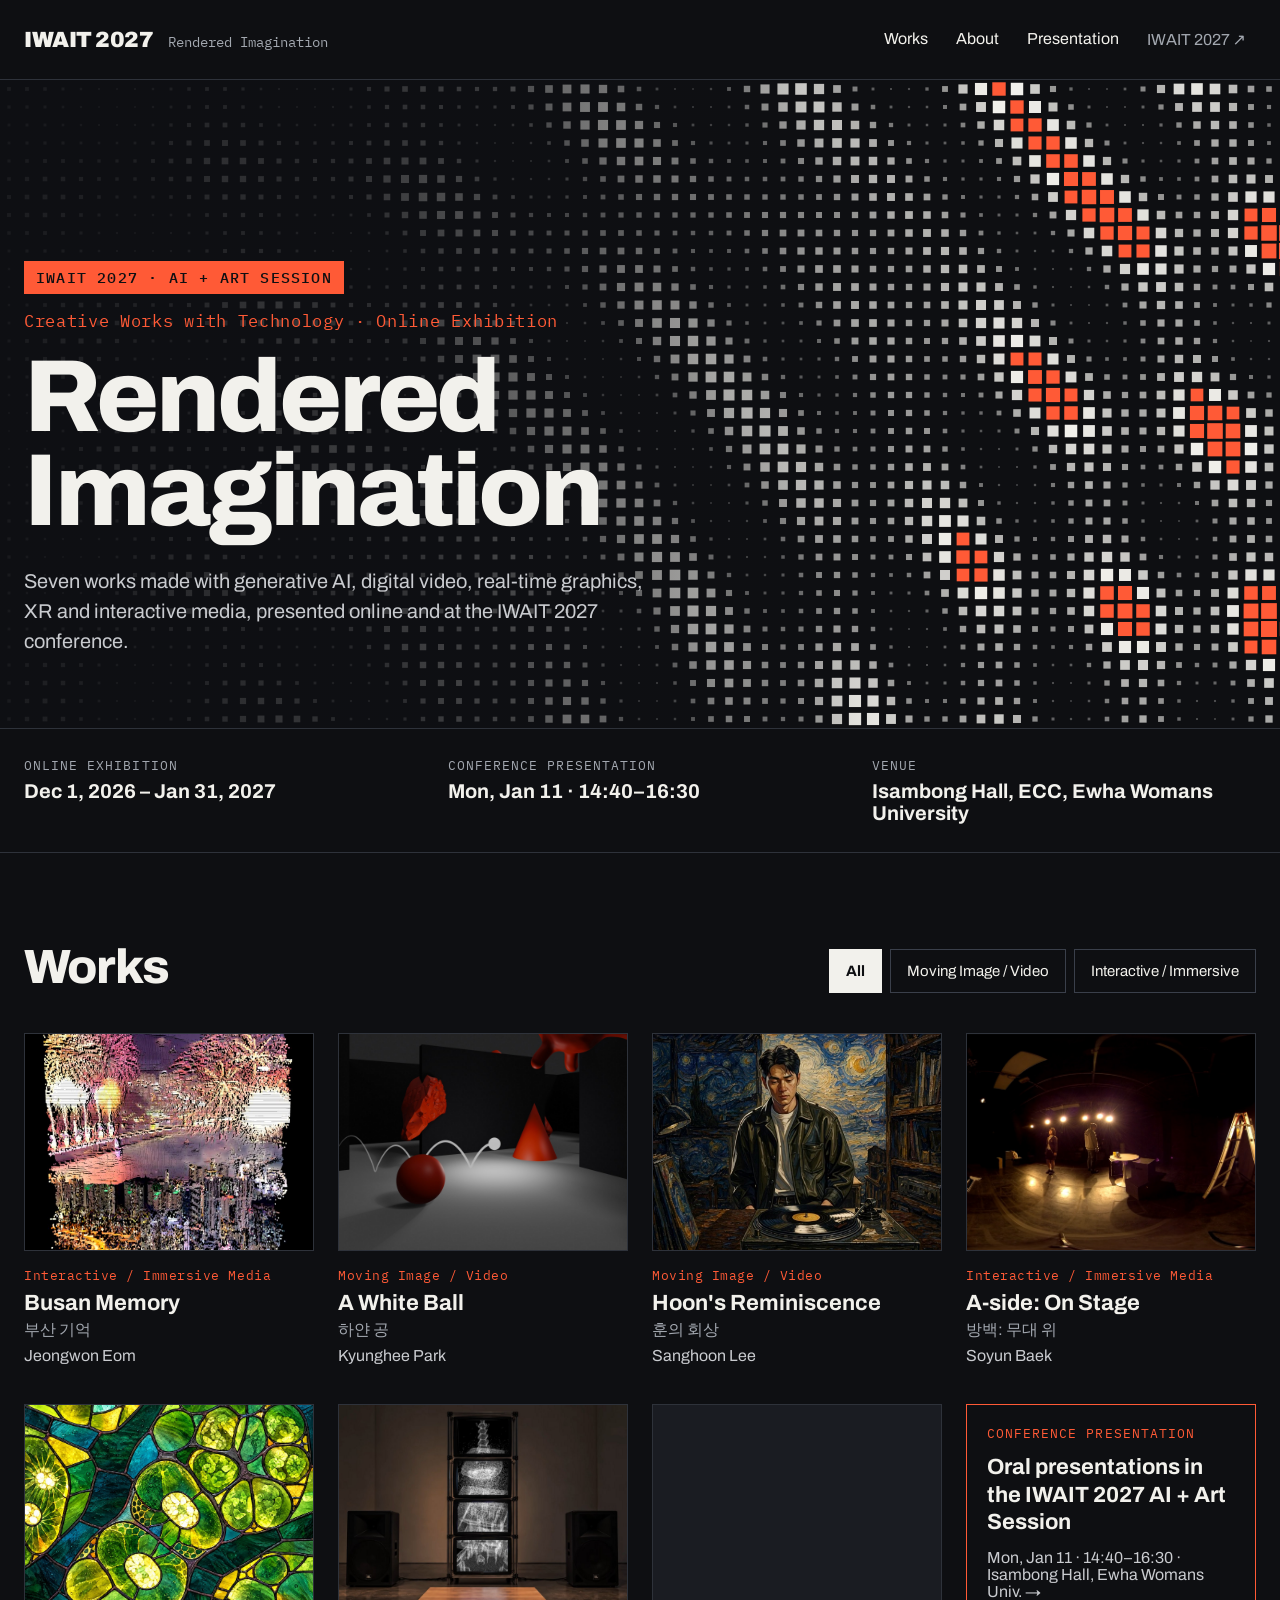
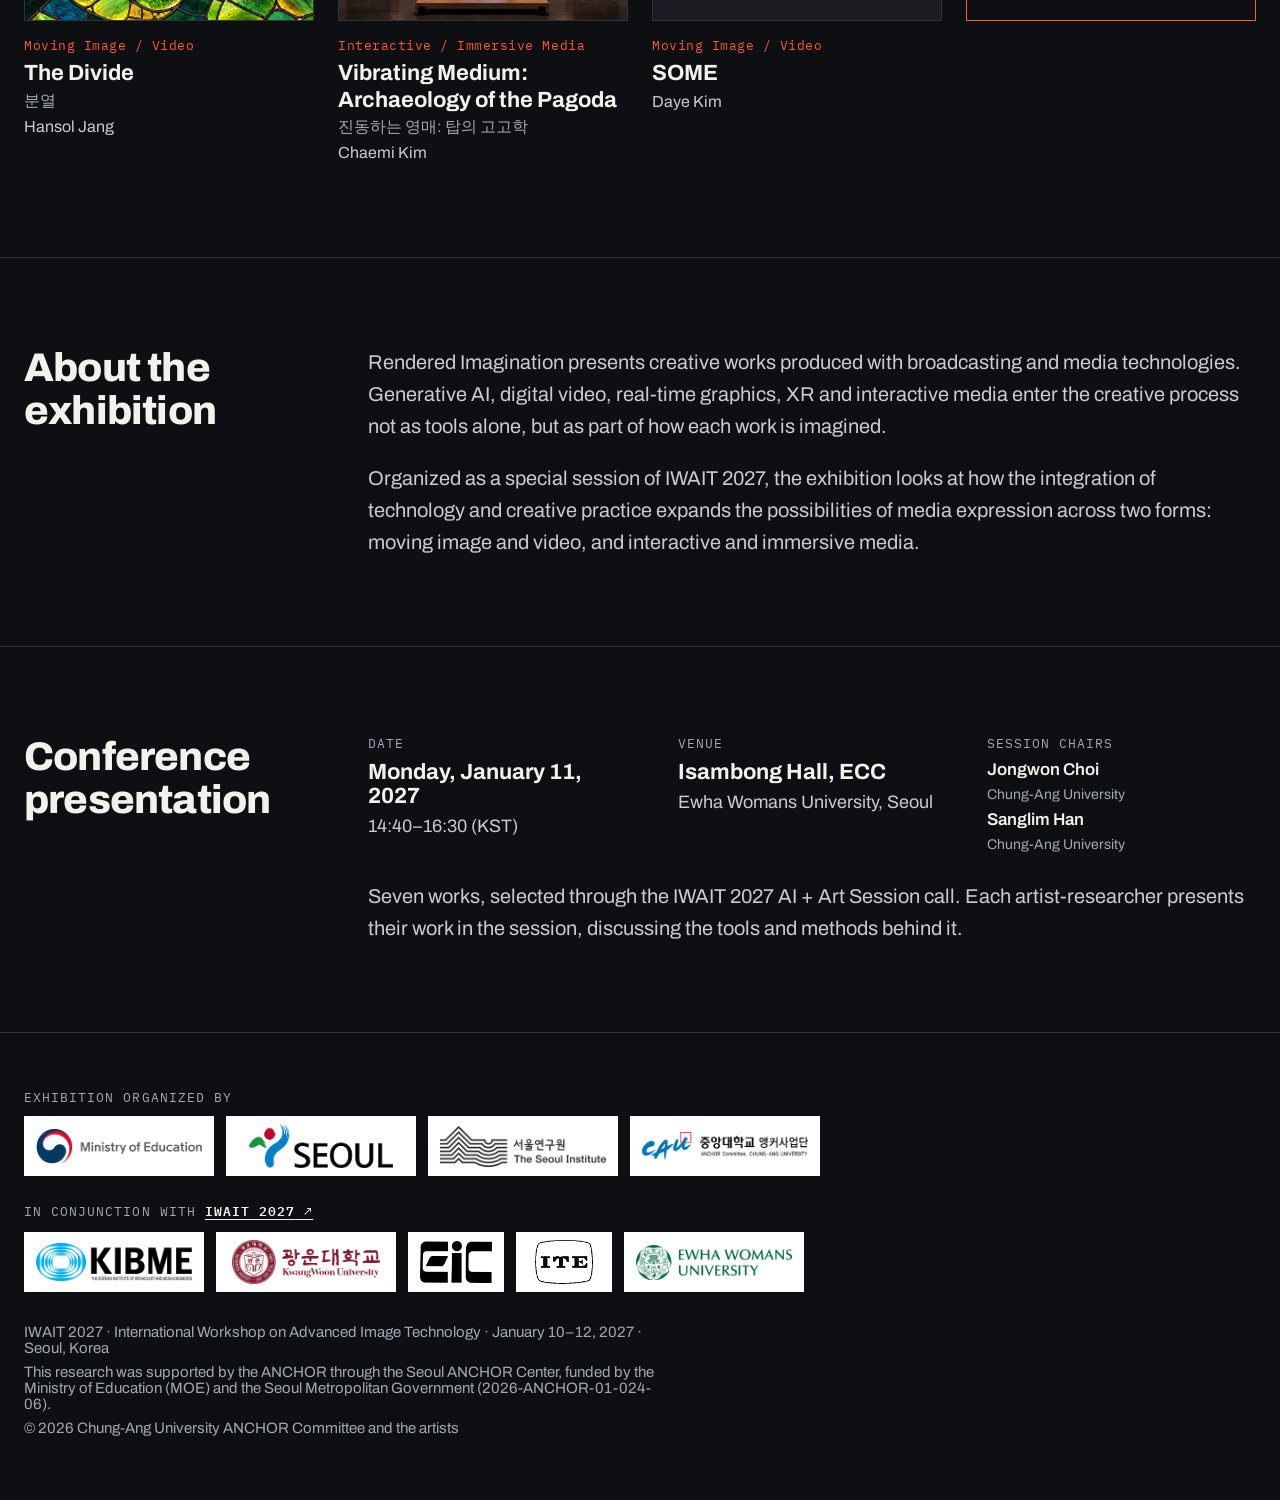
<file: index.html>
<!doctype html>
<html lang="en">
<head>
<meta charset="utf-8">
<meta name="viewport" content="width=device-width, initial-scale=1">
<title>Rendered Imagination — IWAIT 2027</title>
<meta name="description" content="Rendered Imagination — an online exhibition of creative works with technology, the AI + Art Session of IWAIT 2027.">
<link rel="icon" href="assets/favicon.svg" type="image/svg+xml">
<link rel="preconnect" href="https://fonts.googleapis.com">
<link rel="preconnect" href="https://fonts.gstatic.com" crossorigin>
<link href="https://fonts.googleapis.com/css2?family=Archivo:wght@400;500;700;800;900&family=IBM+Plex+Mono:wght@400;500&display=swap" rel="stylesheet">
<link rel="stylesheet" href="assets/style.css?v=20261124">
</head>
<body>
<a class="skip" href="#works">Skip to works</a>

<header class="site-header rule-b">
  <div class="wrap">
    <a class="brand" href="index.html"><b id="brand-conf">IWAIT 2027</b><span id="brand-title">Rendered Imagination</span></a>
    <nav class="nav" aria-label="Main">
      <a href="#works">Works</a>
      <a href="#about">About</a>
      <a href="#presentation">Presentation</a>
      <a class="ext" id="nav-conf" href="#" target="_blank" rel="noopener">IWAIT 2027 ↗</a>
    </nav>
  </div>
</header>

<main>
  <section class="hero-bg" id="hero">
    <canvas id="pattern" aria-hidden="true"></canvas>
    <div class="wrap hero">
    <div class="hero-text">
      <span class="tag" id="hero-tag">IWAIT 2027 · AI + ART SESSION</span>
      <span class="subtitle" id="hero-sub">Creative Works with Technology · Online Exhibition</span>
      <h1 id="hero-title">Rendered<br>Imagination</h1>
      <p id="hero-intro"></p>
    </div>
    </div>
  </section>

  <section class="rule-t rule-b" aria-label="Key dates">
    <div class="wrap facts">
      <div class="fact"><span class="eyebrow">Online exhibition</span><strong id="f-exhibit"></strong></div>
      <div class="fact"><span class="eyebrow">Conference presentation</span><strong id="f-session"></strong></div>
      <div class="fact"><span class="eyebrow">Venue</span><strong id="f-venue"></strong></div>
    </div>
  </section>

  <section class="wrap works" id="works" aria-labelledby="works-title">
    <div class="works-head">
      <h2 id="works-title">Works</h2>
      <div class="filters" role="group" aria-label="Filter by category">
        <button type="button" data-filter="all" aria-pressed="true">All</button>
        <button type="button" data-filter="video" aria-pressed="false">Moving Image / Video</button>
        <button type="button" data-filter="interactive" aria-pressed="false">Interactive / Immersive</button>
      </div>
    </div>
    <div class="grid" id="grid" aria-live="polite"></div>
  </section>

  <section class="rule-t" id="about">
    <div class="wrap split">
      <h2>About the exhibition</h2>
      <div class="body prose" id="about-body"></div>
    </div>
  </section>

  <section class="rule-t" id="presentation">
    <div class="wrap split">
      <h2>Conference presentation</h2>
      <div class="body">
        <div class="session-grid">
          <div><span class="eyebrow">Date</span><strong id="s-date"></strong><span id="s-time"></span></div>
          <div><span class="eyebrow">Venue</span><strong id="s-venue"></strong><span id="s-venue2"></span></div>
          <div><span class="eyebrow">Session chairs</span><div class="chairs" id="s-chairs"></div></div>
        </div>
        <div class="prose" id="presentation-body"></div>
      </div>
    </div>
  </section>
</main>

<footer class="site-footer rule-t">
  <div class="wrap">
    <div class="logo-groups" id="logo-groups"></div>
    <div class="foot-fine">
      <span class="fine" id="foot-line"></span>
      <p class="fine" id="foot-ack"></p>
      <span class="fine" id="foot-copy"></span>
    </div>
  </div>
</footer>

<script src="assets/site.js?v=20261124"></script>
<script>Exhibition.home();</script>
</body>
</html>
</file>
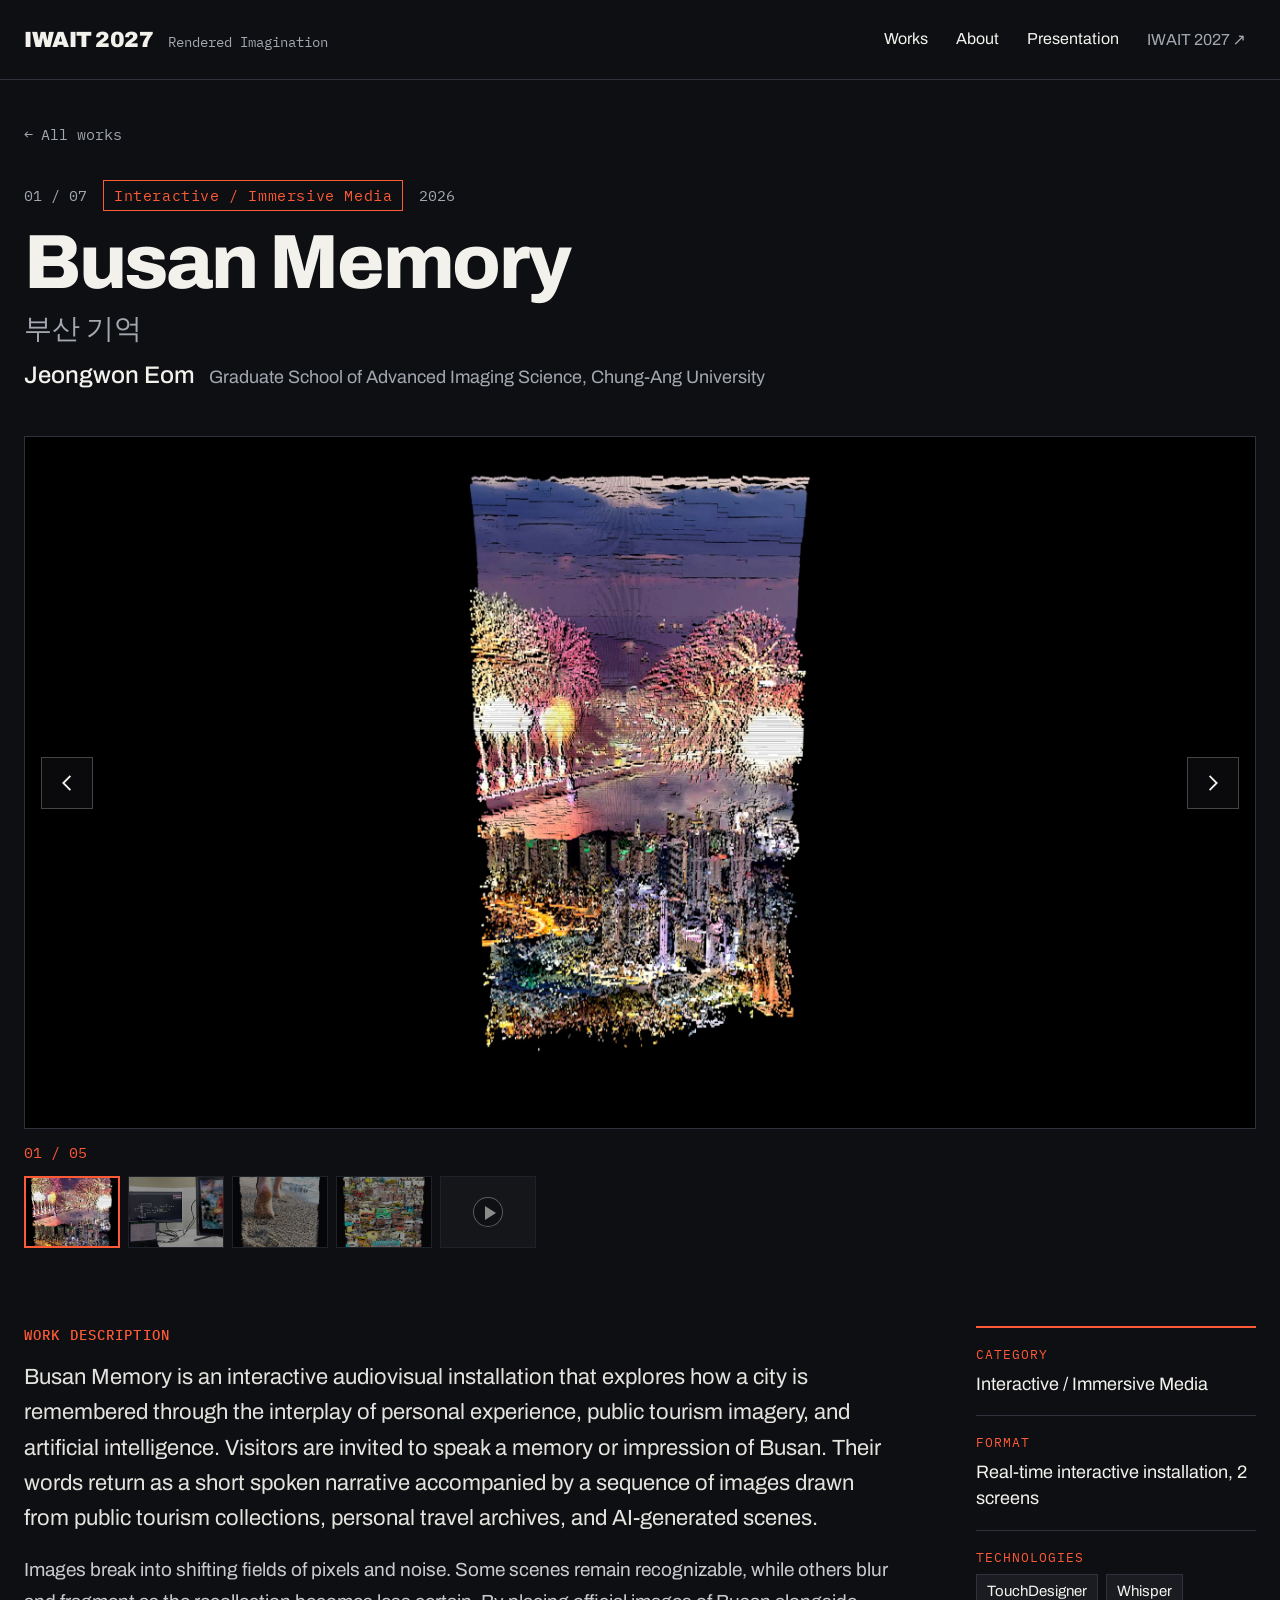
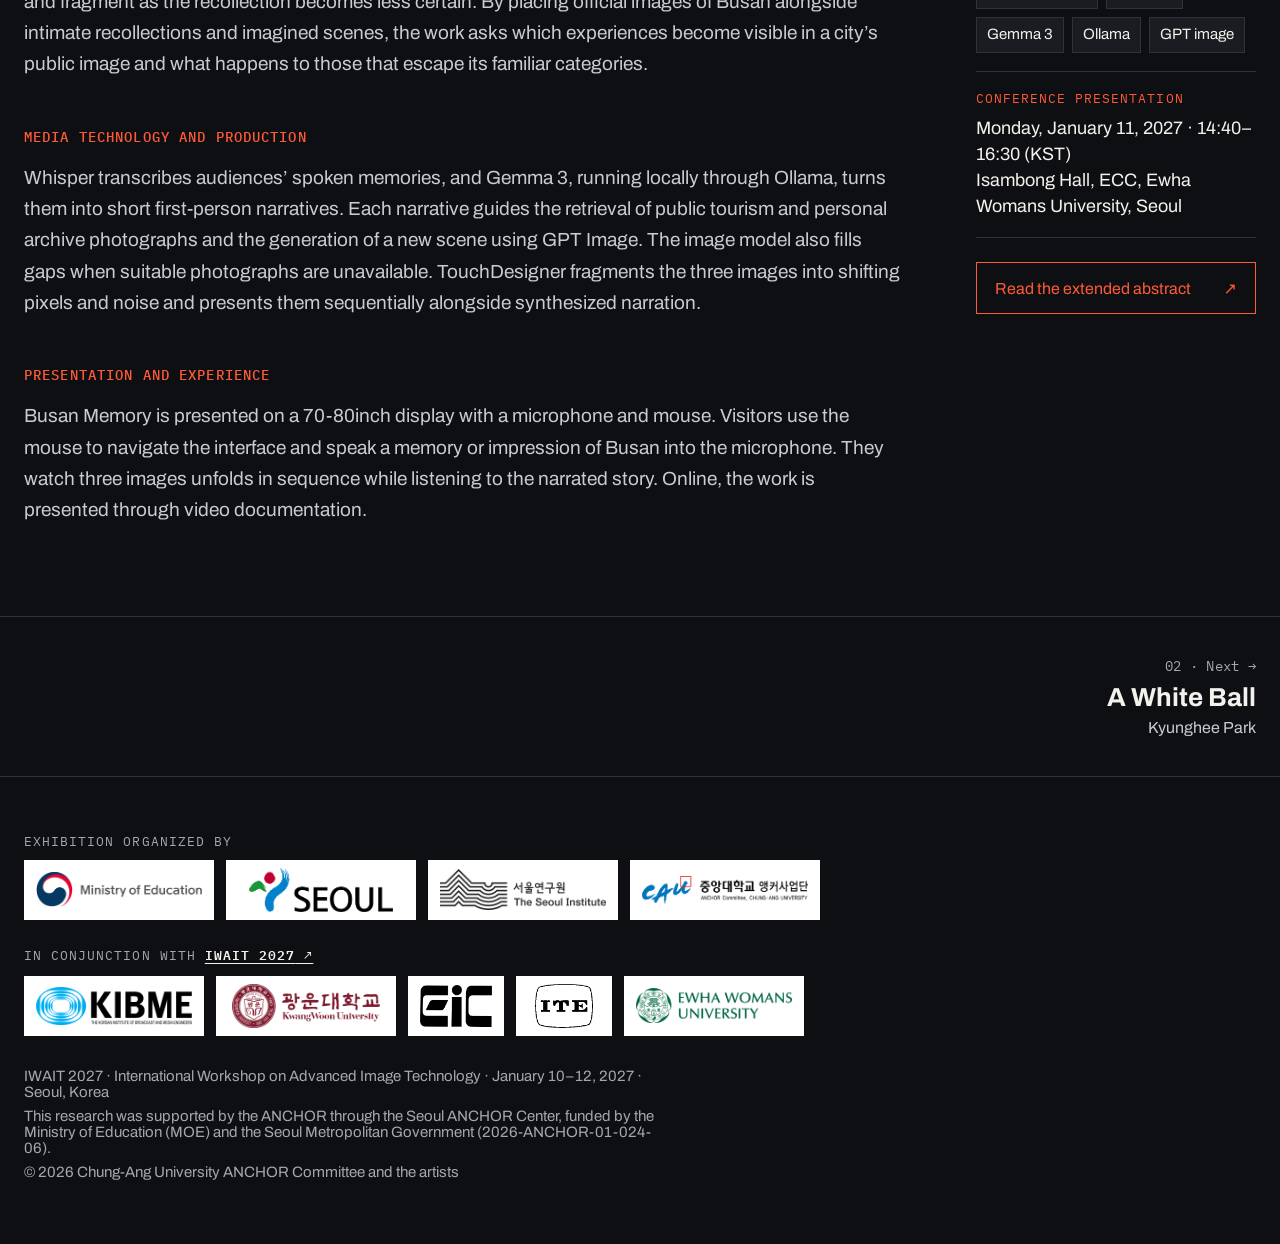
<file: work.html>
<!doctype html>
<html lang="en">
<head>
<meta charset="utf-8">
<meta name="viewport" content="width=device-width, initial-scale=1">
<title>Work — Rendered Imagination</title>
<link rel="icon" href="assets/favicon.svg" type="image/svg+xml">
<link rel="preconnect" href="https://fonts.googleapis.com">
<link rel="preconnect" href="https://fonts.gstatic.com" crossorigin>
<link href="https://fonts.googleapis.com/css2?family=Archivo:wght@400;500;700;800;900&family=IBM+Plex+Mono:wght@400;500&display=swap" rel="stylesheet">
<link rel="stylesheet" href="assets/style.css?v=20261124">
</head>
<body>
<a class="skip" href="#content">Skip to content</a>

<header class="site-header rule-b">
  <div class="wrap">
    <a class="brand" href="index.html"><b id="brand-conf">IWAIT 2027</b><span id="brand-title">Rendered Imagination</span></a>
    <nav class="nav" aria-label="Main">
      <a href="index.html#works">Works</a>
      <a href="index.html#about">About</a>
      <a href="index.html#presentation">Presentation</a>
      <a class="ext" id="nav-conf" href="#" target="_blank" rel="noopener">IWAIT 2027 ↗</a>
    </nav>
  </div>
</header>

<main id="content">
  <div class="wrap"><a class="back" href="index.html#works"><span aria-hidden="true">←</span> All works</a></div>

  <section class="wrap work-head">
    <div>
      <div class="work-badges"><span id="w-num"></span><span class="badge" id="w-cat"></span><span id="w-year"></span></div>
      <div class="titles"><h1 id="w-title"></h1><p class="title-ko" id="w-title-ko" lang="ko"></p></div>
      <div class="byline"><b id="w-artist"></b><span id="w-aff"></span></div>
    </div>
  </section>

  <div class="wrap">
    <div class="media" id="w-media"><div class="frame"></div></div>
  </div>

  <section class="wrap work-body">
    <div class="work-text" id="w-text"></div>
    <aside class="details" aria-label="Work details">
      <dl>
        <div><dt class="eyebrow">Category</dt><dd id="d-cat"></dd></div>
        <div><dt class="eyebrow">Format</dt><dd id="d-format"></dd></div>
        <div><dt class="eyebrow">Technologies</dt><dd class="chips" id="d-tech"></dd></div>
        <div><dt class="eyebrow">Conference presentation</dt><dd><span id="d-live1"></span><br><span id="d-live2"></span></dd></div>
      </dl>
      <a class="outline-btn" id="d-pdf" href="#" target="_blank" rel="noopener">Read the extended abstract <span aria-hidden="true">↗</span></a>
    </aside>
  </section>

  <nav class="rule-t" aria-label="More works">
    <div class="wrap pager">
      <a id="prev" href="#"><span class="eyebrow"></span><strong></strong><span></span></a>
      <a id="next" class="next" href="#"><span class="eyebrow"></span><strong></strong><span></span></a>
    </div>
  </nav>
</main>

<footer class="site-footer rule-t">
  <div class="wrap">
    <div class="logo-groups" id="logo-groups"></div>
    <div class="foot-fine">
      <span class="fine" id="foot-line"></span>
      <p class="fine" id="foot-ack"></p>
      <span class="fine" id="foot-copy"></span>
    </div>
  </div>
</footer>

<script src="assets/site.js?v=20261124"></script>
<script>Exhibition.work();</script>
</body>
</html>
</file>
<file: assets/style.css>
/* Rendered Imagination — IWAIT 2027 online exhibition */
:root {
  --bg: #0E0F12;
  --surface: #1A1C22;
  --line: #2E323A;
  --line-strong: #3A3F4A;
  --dash: #4A4F59;
  --text: #F2F1EC;
  --text-2: #E4E3DE;
  --text-3: #C9CBCF;
  --muted: #A3A8B0;
  --accent: #FF5A36;
  --sans: 'Archivo', system-ui, -apple-system, 'Segoe UI', sans-serif;
  --mono: 'IBM Plex Mono', ui-monospace, Menlo, monospace;
  color-scheme: dark;
}
* { box-sizing: border-box; }
html { scroll-behavior: smooth; }
body { margin: 0; background: var(--bg); color: var(--text); font-family: var(--sans); -webkit-font-smoothing: antialiased; }
a { color: var(--text); }
a:hover { color: #fff; }
img { display: block; max-width: 100%; }
:focus-visible { outline: 2px solid var(--accent); outline-offset: 3px; }
.mono { font-family: var(--mono); }
.wrap { max-width: 1280px; margin: 0 auto; padding-left: 24px; padding-right: 24px; }
.rule-t { border-top: 1px solid var(--line); }
.rule-b { border-bottom: 1px solid var(--line); }
.eyebrow { font-family: var(--mono); font-size: 13px; letter-spacing: 0.08em; color: var(--muted); text-transform: uppercase; }
.skip { position: absolute; left: -9999px; }
.skip:focus { left: 16px; top: 16px; z-index: 10; background: var(--text); color: var(--bg); padding: 10px 14px; }

/* Header */
.site-header .wrap { padding-top: 18px; padding-bottom: 18px; display: flex; flex-wrap: wrap; align-items: center; justify-content: space-between; gap: 12px 32px; }
.brand { display: flex; align-items: baseline; gap: 14px; text-decoration: none; white-space: nowrap; }
.brand b { font-size: 22px; font-weight: 900; letter-spacing: -0.02em; }
.brand span { font-family: var(--mono); font-size: 14px; color: var(--muted); }
.nav { display: flex; flex-wrap: wrap; gap: 4px 8px; font-size: 16px; }
.nav a { padding: 12px 10px; text-decoration: none; }
.nav a.ext { color: var(--muted); }

/* Hero */
.hero-bg { position: relative; overflow: hidden; touch-action: pan-y; }
.hero-bg > canvas { position: absolute; inset: 0; width: 100%; height: 100%; display: block; }
.hero-bg::after { content: ''; position: absolute; inset: 0; pointer-events: none; background: linear-gradient(90deg, rgba(14,15,19,0.88) 0%, rgba(14,15,19,0.7) 32%, rgba(14,15,19,0) 70%); }
.hero { position: relative; z-index: 1; min-height: clamp(520px, 72vh, 760px); padding-top: 72px; padding-bottom: 72px; display: flex; align-items: flex-end; }
.hero-text { max-width: 760px; min-width: 0; display: flex; flex-direction: column; align-items: flex-start; }
.tag { padding: 7px 12px; background: var(--accent); color: var(--bg); font-family: var(--mono); font-size: 15px; font-weight: 500; letter-spacing: 0.08em; }
.subtitle { margin-top: 16px; font-family: var(--mono); font-size: 17px; letter-spacing: 0.04em; color: var(--accent); }
.hero h1 { margin: 18px 0 0; font-size: clamp(56px, 8vw, 120px); line-height: 0.92; font-weight: 800; letter-spacing: -0.03em; }
.hero p { margin: 28px 0 0; max-width: 620px; font-size: 20px; line-height: 1.5; color: var(--text-3); }
.btn { display: inline-flex; align-items: center; gap: 10px; min-height: 52px; padding: 0 24px; background: var(--text); color: var(--bg); font-size: 17px; font-weight: 700; text-decoration: none; }
.btn:hover { color: var(--bg); background: #fff; }
.hero .btn { margin-top: 32px; }

/* Facts strip */
.facts { padding-top: 28px; padding-bottom: 28px; display: grid; grid-template-columns: repeat(auto-fit, minmax(240px, 1fr)); gap: 24px 40px; }
.fact { display: flex; flex-direction: column; gap: 6px; }
.fact strong { font-size: 20px; font-weight: 700; }

/* Works */
.works { padding-top: 88px; padding-bottom: 96px; }
.works-head { display: flex; flex-wrap: wrap; align-items: flex-end; justify-content: space-between; gap: 20px 32px; }
.works-head h2 { margin: 0; font-size: 48px; font-weight: 800; letter-spacing: -0.02em; }
.filters { display: flex; flex-wrap: wrap; gap: 8px; }
.filters button { min-height: 44px; padding: 0 16px; font: inherit; font-size: 15px; cursor: pointer; border: 1px solid var(--line-strong); background: transparent; color: var(--text); }
.filters button[aria-pressed="true"] { border-color: var(--text); background: var(--text); color: var(--bg); font-weight: 700; }
.grid { margin-top: 40px; display: grid; grid-template-columns: repeat(auto-fill, minmax(260px, 1fr)); gap: 40px 24px; }
.card { display: flex; flex-direction: column; gap: 16px; text-decoration: none; }
.thumb { aspect-ratio: 4 / 3; background: var(--surface); border: 1px solid var(--line); position: relative; overflow: hidden; }
.thumb img { width: 100%; height: 100%; object-fit: cover; transition: transform .4s ease; }
.card:hover .thumb img { transform: scale(1.03); }
.ph { position: absolute; inset: 0; padding: 14px; display: flex; align-items: flex-end; justify-content: space-between; gap: 12px; font-family: var(--mono); font-size: 13px; color: var(--muted); white-space: nowrap; }
.card-meta { display: flex; flex-direction: column; gap: 6px; }
.card-cat { font-family: var(--mono); font-size: 13px; letter-spacing: 0.04em; color: var(--accent); }
.card-title { font-size: 22px; font-weight: 700; line-height: 1.2; }
.card-title-ko { font-size: 16px; color: var(--muted); margin-top: -2px; }
.card-artist { font-size: 16px; color: var(--text-3); }
.titles { display: flex; flex-direction: column; gap: 10px; }
.title-ko { margin: 0; font-size: clamp(20px, 2.2vw, 28px); font-weight: 500; color: var(--muted); }
.live-card { aspect-ratio: 4 / 3; padding: 20px; border: 1px solid var(--accent); display: flex; flex-direction: column; justify-content: space-between; text-decoration: none; }
.live-card .eyebrow { color: var(--accent); }
.live-card strong { font-size: 22px; line-height: 1.25; }
.live-card span:last-child { font-size: 16px; color: var(--text-3); }
.empty { color: var(--muted); }

/* Two-column text sections */
.split { padding-top: 88px; padding-bottom: 88px; display: flex; flex-wrap: wrap; gap: 32px 64px; }
.split > h2 { flex: 1 1 280px; margin: 0; font-size: 40px; font-weight: 800; letter-spacing: -0.02em; }
.split > .body { flex: 999 1 560px; min-width: 0; }
.prose { font-size: 20px; line-height: 1.6; color: var(--text-3); }
.prose p { margin: 0 0 20px; }
.prose p:last-child { margin-bottom: 0; }
.prose a { color: var(--text); }
.prose ul { margin: 0 0 20px; padding-left: 1.2em; }
.session-grid { display: grid; grid-template-columns: repeat(auto-fit, minmax(220px, 1fr)); gap: 28px 40px; margin-bottom: 28px; }
.session-grid div { display: flex; flex-direction: column; gap: 8px; }
.session-grid strong { font-size: 22px; }
.session-grid > div > span:last-child { font-size: 18px; color: var(--text-3); }
.chairs { display: flex; flex-direction: column; gap: 10px; }
.chair { display: flex; flex-direction: column; gap: 2px; }
.session-grid .chair-name { font-size: 17px; font-weight: 600; color: var(--text); }
.session-grid .chair-aff { font-size: 14px; color: var(--muted); }

/* Footer */
.site-footer .wrap { padding-top: 56px; padding-bottom: 64px; display: flex; flex-direction: column; gap: 32px; }
.foot-fine { display: flex; flex-direction: column; gap: 8px; max-width: 72ch; }
.foot-fine p { margin: 0; }
.logo-groups { display: flex; flex-direction: column; gap: 24px; }
.logo-group { min-width: 0; }
.site-footer { overflow-x: hidden; }
.logos { gap: 8px; }
.logo-group.primary .logo { width: 130px; height: 60px; }
.logo-group.secondary .logo { width: 96px; height: 60px; }
.logo-group.secondary .logo.wide { width: 180px; }
.logo-group.primary .logo.wide { width: 190px; }
@media (max-width: 1100px) {
  .logo-group + .logo-group { padding-left: 0; border-left: 0; }
}
@media (max-width: 560px) {
  .logo-group, .logo-group + .logo-group { padding: 0; width: 100%; }
  .logo-groups .logos { display: grid; grid-template-columns: repeat(4, minmax(0, 1fr)); }
  .logo-group.primary .logo, .logo-group.secondary .logo { width: auto; height: 48px; font-size: 10px; }
  .logo.on-light { padding: 4px 6px; }
  .logo-group .logo.wide, .logo-group.primary .logo.wide, .logo-group.secondary .logo.wide { grid-column: span 2; width: auto; min-width: 0; }
  .logo-groups .logos { gap: 10px; }
  .logo-groups .logo.on-light { padding: 8px 12px; }
}
.logo-group { display: flex; flex-direction: column; gap: 10px; }
.logos { display: flex; flex-wrap: wrap; gap: 12px; }
.logo { width: 180px; height: 60px; display: flex; align-items: center; justify-content: center; }
.logo img { max-width: 100%; max-height: 100%; object-fit: contain; }
.logo.missing { border: 1px dashed var(--dash); font-family: var(--mono); font-size: 13px; color: var(--muted); text-align: center; padding: 0 8px; }
.logo.on-light { background: #fff; padding: 8px 12px; }
.fine { font-size: 15px; color: var(--muted); }

/* Work page */
.back { display: inline-flex; align-items: center; gap: 8px; min-height: 44px; margin-top: 32px; font-family: var(--mono); font-size: 15px; color: var(--muted); text-decoration: none; }
.work-head { padding-top: 24px; padding-bottom: 48px; display: flex; flex-wrap: wrap; align-items: flex-end; justify-content: space-between; gap: 24px 48px; }
.work-head > div { flex: 999 1 560px; min-width: 0; display: flex; flex-direction: column; gap: 14px; }
.work-badges { display: flex; flex-wrap: wrap; align-items: center; gap: 12px 16px; font-family: var(--mono); font-size: 15px; color: var(--muted); }
.badge { padding: 5px 10px; border: 1px solid var(--accent); color: var(--accent); letter-spacing: 0.04em; }
.work-head h1 { margin: 0; font-size: clamp(44px, 6vw, 88px); line-height: 0.98; font-weight: 800; letter-spacing: -0.03em; overflow-wrap: anywhere; }
.byline { display: flex; flex-wrap: wrap; align-items: baseline; gap: 6px 14px; }
.byline b { font-size: 24px; font-weight: 500; }
.byline span { font-size: 18px; color: var(--muted); }
.media { margin: 0; }
.media .frame { aspect-ratio: 16 / 9; background: var(--surface); border: 1px solid var(--line); position: relative; overflow: hidden; }
.media .frame img { width: 100%; height: 100%; object-fit: contain; background: #000; }
.media .frame iframe { position: absolute; inset: 0; width: 100%; height: 100%; border: 0; background: #000; color-scheme: normal; }
.media .ph { align-items: center; justify-content: center; }

/* Image carousel */
.media > .frame + .carousel { margin-top: 20px; }
.stage { background: #000; touch-action: pan-y; user-select: none; -webkit-user-select: none; }
.stage .slot { position: absolute; inset: 0; }
.stage .slot img { width: 100%; height: 100%; object-fit: contain; -webkit-user-drag: none; }
.nav-btn { position: absolute; top: 50%; transform: translateY(-50%); width: 52px; height: 52px; display: flex; align-items: center; justify-content: center; border: 1px solid rgba(242, 241, 236, 0.25); background: rgba(14, 15, 18, 0.72); color: var(--text); cursor: pointer; }
.nav-btn:hover { background: rgba(14, 15, 18, 0.92); border-color: var(--text); }
.nav-btn.prev { left: 16px; }
.nav-btn.next { right: 16px; }
.nav-btn svg { width: 22px; height: 22px; fill: none; stroke: currentColor; stroke-width: 2; stroke-linecap: square; }
.series-bar { margin-top: 14px; display: flex; flex-wrap: wrap; align-items: baseline; gap: 6px 16px; }
.series-count { font-family: var(--mono); font-size: 15px; color: var(--accent); }
.series-title { font-size: 17px; color: var(--text-2); }
.thumbs { margin-top: 14px; display: flex; gap: 8px; overflow-x: auto; padding-bottom: 6px; scrollbar-width: thin; }
.thumbs button { flex: 0 0 auto; width: 96px; aspect-ratio: 4 / 3; padding: 0; border: 1px solid var(--line); background: var(--surface); position: relative; overflow: hidden; cursor: pointer; opacity: 0.55; transition: opacity .2s; }
.thumbs button:hover { opacity: 0.85; }
.thumbs button[aria-current="true"] { opacity: 1; outline: 2px solid var(--accent); outline-offset: -2px; }
.thumbs img { width: 100%; height: 100%; object-fit: cover; }
.thumbs .ph { padding: 6px; font-size: 11px; }
@media (max-width: 560px) {
  .nav-btn { width: 44px; height: 44px; }
  .nav-btn.prev { left: 8px; }
  .nav-btn.next { right: 8px; }
  .thumbs button { width: 72px; }
}
.work-body { padding-top: 72px; padding-bottom: 72px; display: flex; flex-wrap: wrap; gap: 48px 72px; }
.work-text { flex: 999 1 560px; min-width: 0; }
.work-text h2 { margin: 48px 0 16px; font-family: var(--mono); font-size: 14px; font-weight: 500; letter-spacing: 0.08em; text-transform: uppercase; color: var(--accent); }
.work-text h2:first-child { margin-top: 0; }
.work-text h3 { margin: 28px 0 12px; font-size: 20px; }
.work-text p, .work-text ul { margin: 0 0 18px; font-size: 19px; line-height: 1.65; color: var(--text-3); }
.work-text > p:first-of-type { font-size: 22px; line-height: 1.6; color: var(--text-2); }
.work-text a { color: var(--text); }
.details { flex: 1 1 280px; min-width: 0; }
.details dl { margin: 0; border-top: 2px solid var(--accent); }
.details dt.eyebrow { color: var(--accent); }
.details dl > div { padding: 18px 0; border-bottom: 1px solid var(--line); display: flex; flex-direction: column; gap: 8px; }
.details dd { margin: 0; font-size: 18px; line-height: 1.45; }
.chips { display: flex; flex-wrap: wrap; gap: 8px; }
.chips span { padding: 6px 10px; background: var(--surface); border: 1px solid var(--line); font-size: 15px; }
.outline-btn { margin-top: 24px; display: flex; align-items: center; justify-content: space-between; min-height: 52px; padding: 0 18px; border: 1px solid var(--accent); color: var(--accent); font-size: 16px; text-decoration: none; transition: background .15s, color .15s; }
.outline-btn:hover { background: var(--accent); color: var(--bg); }
.gallery { padding-bottom: 80px; }
.gallery h2 { margin: 0 0 20px; }
.gallery-grid { display: grid; grid-template-columns: repeat(auto-fill, minmax(280px, 1fr)); gap: 20px; }
.gallery-grid a { display: block; aspect-ratio: 4 / 3; background: var(--surface); border: 1px solid var(--line); position: relative; overflow: hidden; }
.gallery-grid img { width: 100%; height: 100%; object-fit: cover; }
.pager { display: grid; grid-template-columns: repeat(auto-fit, minmax(260px, 1fr)); }
.pager a { padding: 40px 0; display: flex; flex-direction: column; gap: 8px; text-decoration: none; }
.pager a.next { align-items: flex-end; text-align: right; }
.pager .eyebrow { text-transform: none; letter-spacing: 0.02em; font-size: 14px; }
.pager strong { font-size: 26px; }
.pager span:last-child { font-size: 16px; color: var(--text-3); }
.notice { padding: 120px 0; font-size: 20px; color: var(--text-3); }

@media (max-width: 560px) {
  .hero { padding-top: 48px; min-height: 480px; }
  .hero-bg::after { background: linear-gradient(180deg, rgba(14,15,19,0.2) 0%, rgba(14,15,19,0.75) 60%, rgba(14,15,19,0.9) 100%); }
  .works { padding-top: 64px; }
  .works-head h2 { font-size: 40px; }
  .split, .work-body { padding-top: 64px; padding-bottom: 64px; }
  .split > h2 { font-size: 32px; }
  .pager a.next { align-items: flex-start; text-align: left; }
}
@media (prefers-reduced-motion: reduce) {
  html { scroll-behavior: auto; }
  .thumb img { transition: none; }
}

.conf-link { color: var(--text); text-decoration: underline; text-underline-offset: 3px; }
.conf-link:hover { color: var(--accent); }
.eyebrow strong { color: var(--text); font-weight: 600; }

/* video slide in the carousel */
.stage .slot iframe { position: absolute; inset: 0; width: 100%; height: 100%; border: 0; background: #000; }
.thumbs button { position: relative; }
.play-badge { position: absolute; left: 50%; top: 50%; width: 30px; height: 30px; margin: -15px 0 0 -15px; border-radius: 50%; background: rgba(14,15,19,0.75); border: 1px solid rgba(242,241,236,0.6); }
.play-badge::after { content: ''; position: absolute; left: 11px; top: 8px; border-style: solid; border-width: 7px 0 7px 11px; border-color: transparent transparent transparent #F2F1EC; }
</file>
